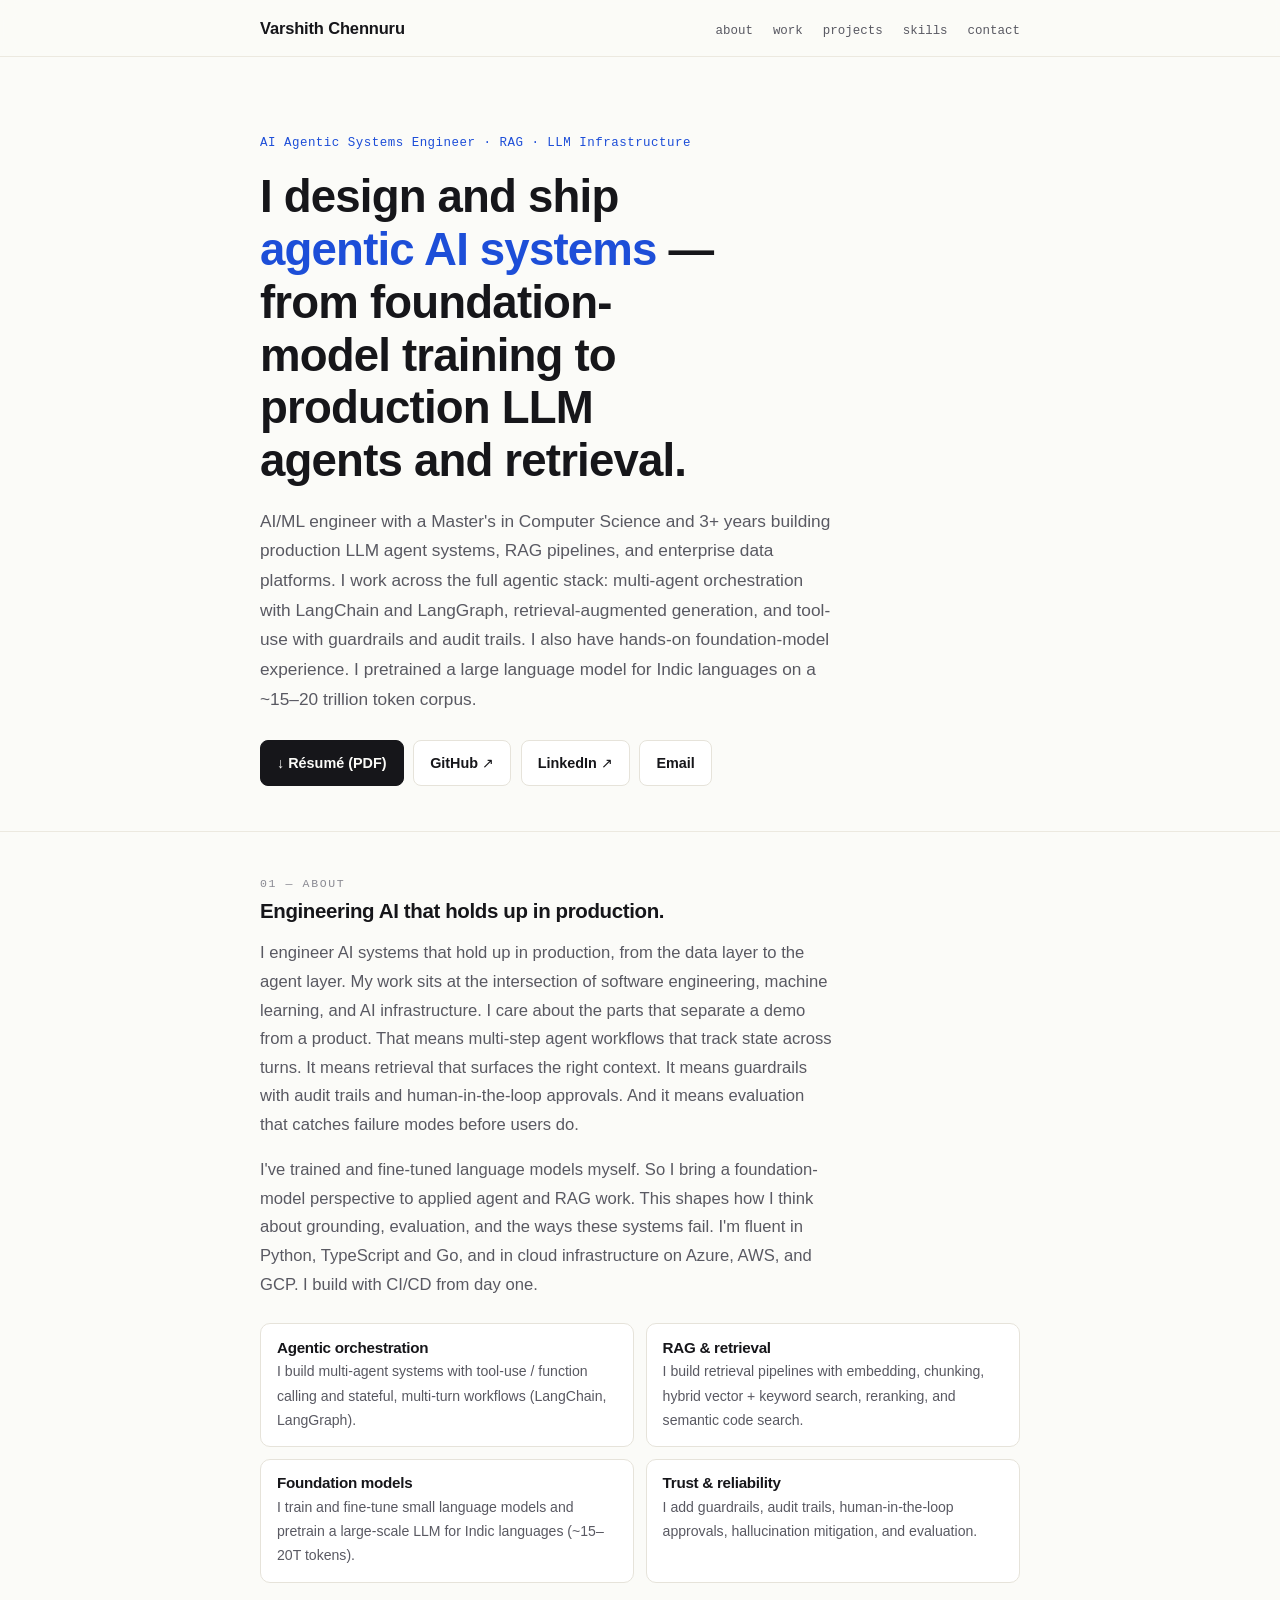
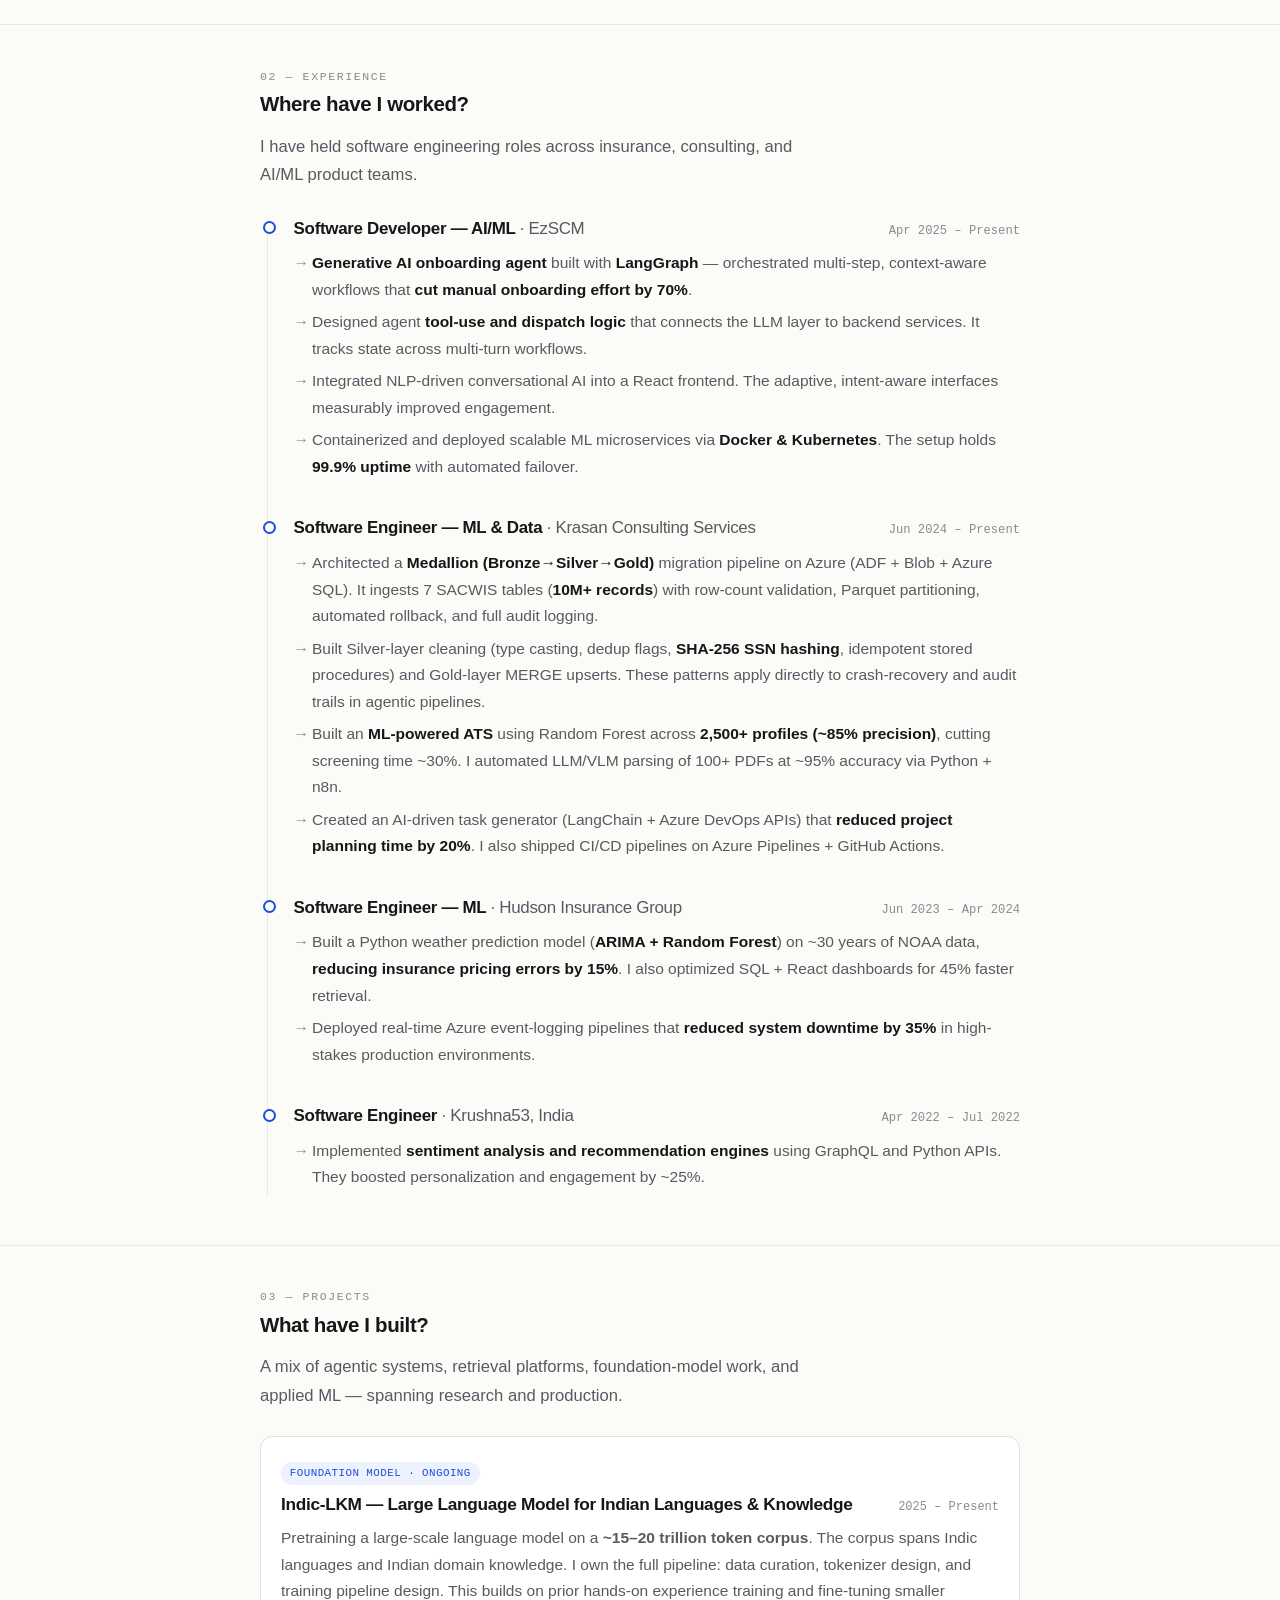
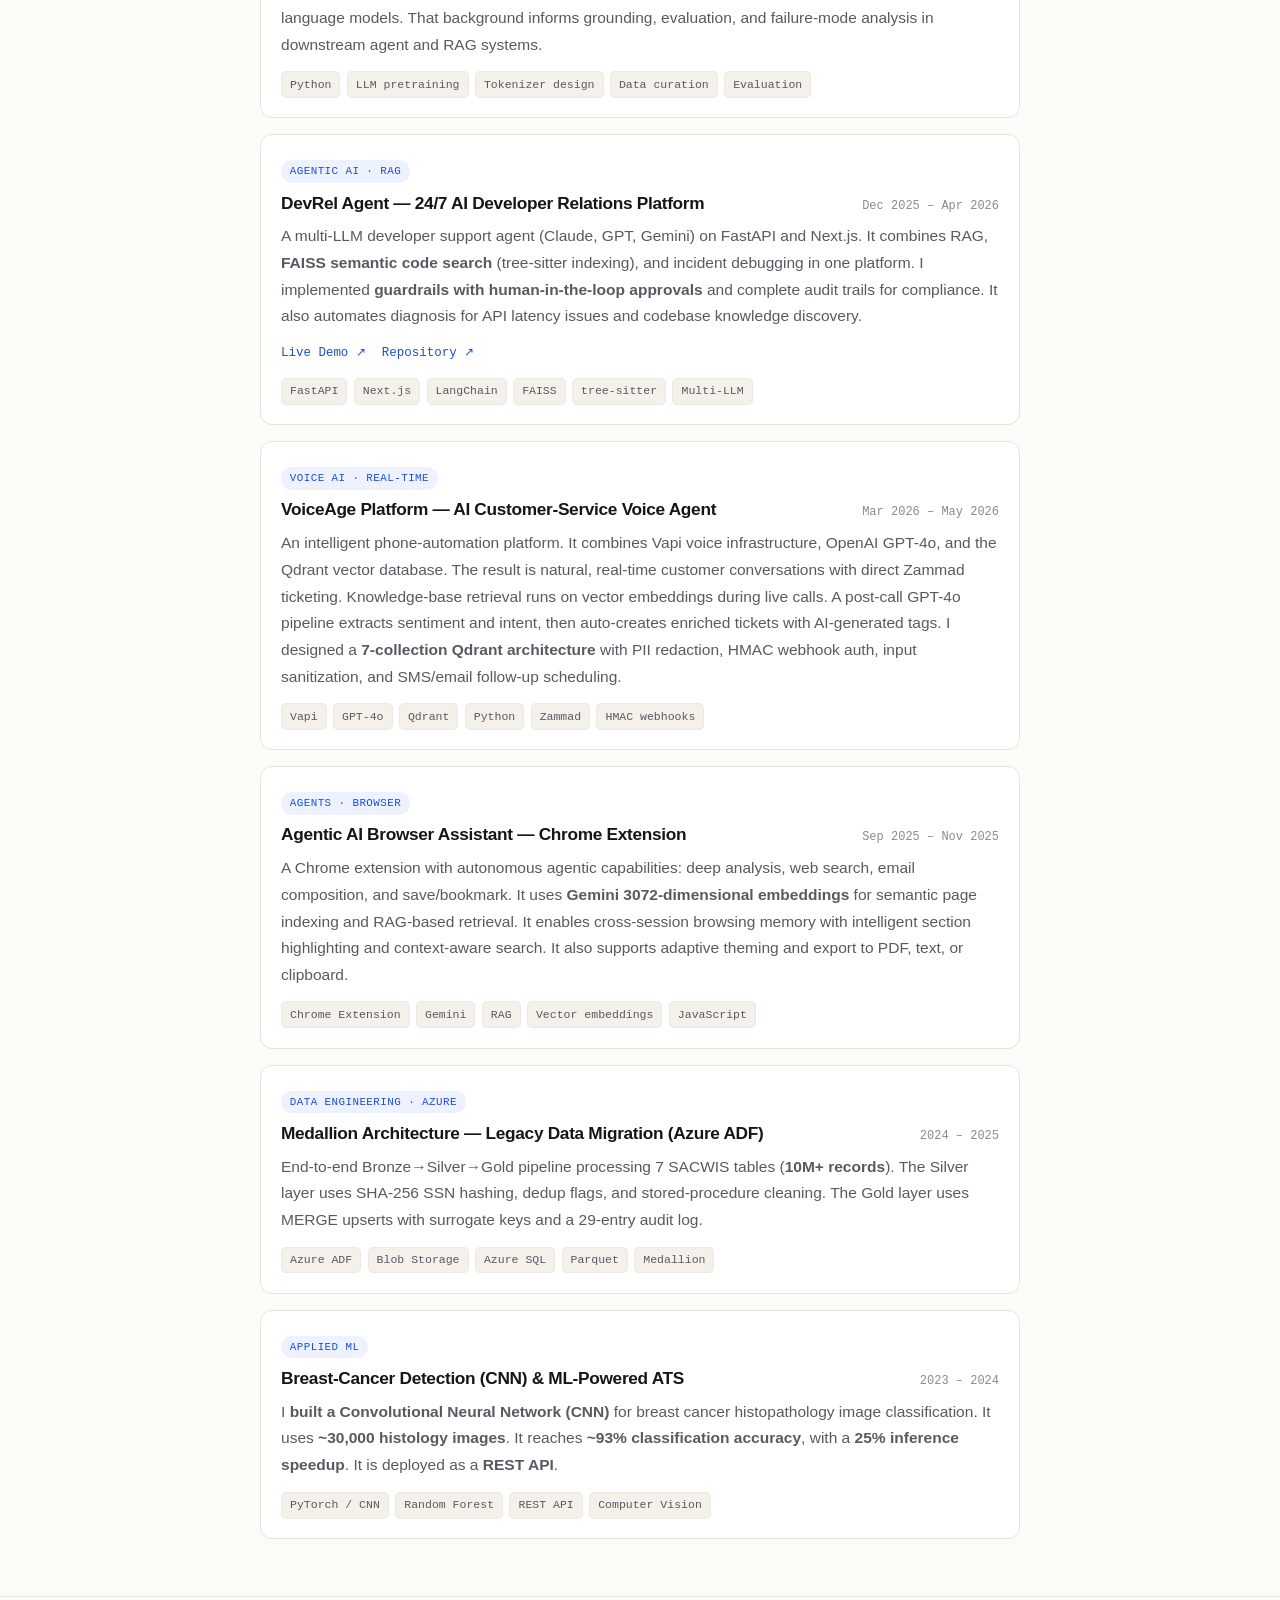
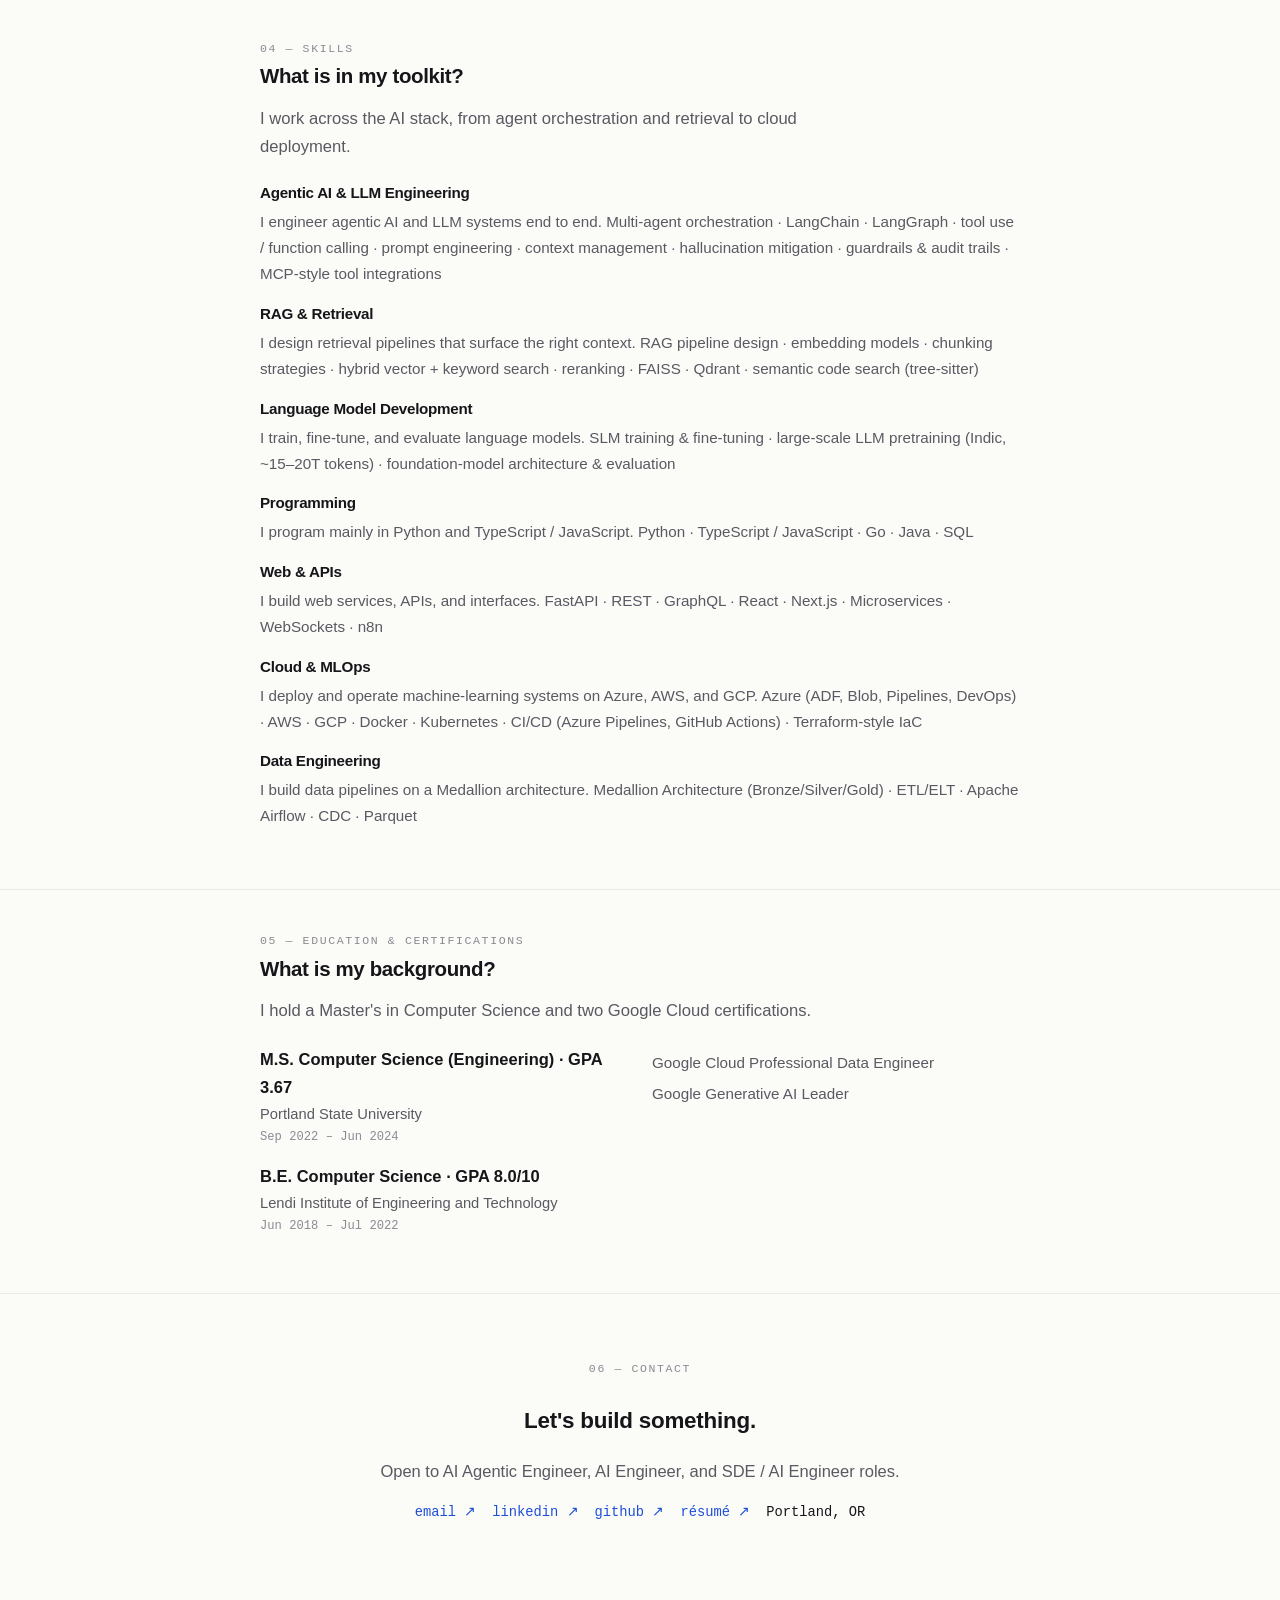
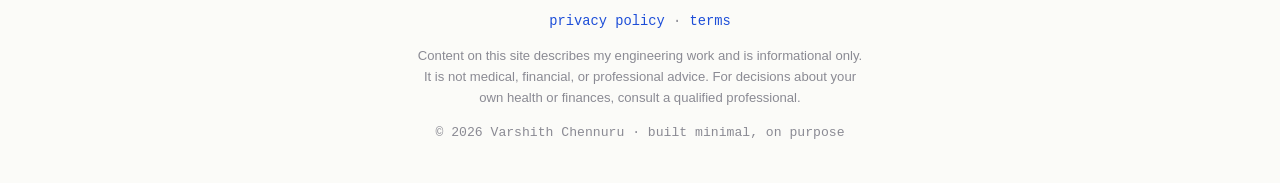
<file: index.html>
<!DOCTYPE html>
<html lang="en">
  <head>
    <meta charset="UTF-8" />
    <meta name="viewport" content="width=device-width, initial-scale=1.0" />
    <meta
      name="description"
      content="Varshith Chennuru — AI Agentic Systems Engineer building production LLM agents, RAG pipelines, foundation models, and enterprise data platforms."
    />
    <meta name="author" content="Varshith Chennuru" />
    <meta property="og:title" content="Varshith Chennuru — AI Agentic Systems Engineer" />
    <meta
      property="og:description"
      content="Production LLM agents, RAG pipelines, foundation-model pretraining, and enterprise data platforms."
    />
    <meta property="og:type" content="website" />
    <meta property="og:url" content="https://varshithchennuru.dev/" />
    <meta name="twitter:card" content="summary_large_image" />
    <link rel="canonical" href="https://varshithchennuru.dev/" />
    <title>Varshith Chennuru — AI Agentic Systems Engineer</title>
    <link rel="icon" href="icon.svg" type="image/svg+xml" />
    <link rel="stylesheet" href="style.css" />
    <script type="application/ld+json">
      {
        "@context": "https://schema.org",
        "@graph": [
          {
            "@type": "WebSite",
            "@id": "https://varshithchennuru.dev/#website",
            "url": "https://varshithchennuru.dev/",
            "name": "Varshith Chennuru — AI Agentic Systems Engineer",
            "inLanguage": "en"
          },
          {
            "@type": "Person",
            "@id": "https://varshithchennuru.dev/#person",
            "name": "Varshith Chennuru",
            "url": "https://varshithchennuru.dev/",
            "mainEntityOfPage": "https://varshithchennuru.dev/",
            "jobTitle": "AI Agentic Systems Engineer",
            "description": "AI/ML engineer building production LLM agents, RAG pipelines, foundation models and enterprise data platforms.",
            "image": "https://varshithchennuru.dev/icon.svg",
            "logo": "https://varshithchennuru.dev/icon.svg",
            "email": "mailto:chennuruvarshith19@gmail.com",
            "knowsLanguage": "en",
            "address": {
              "@type": "PostalAddress",
              "addressLocality": "Portland",
              "addressRegion": "OR",
              "addressCountry": "US"
            },
            "alumniOf": [
              { "@type": "CollegeOrUniversity", "name": "Portland State University" },
              { "@type": "CollegeOrUniversity", "name": "Lendi Institute of Engineering and Technology" }
            ],
            "knowsAbout": [
              "Agentic AI",
              "Large language model agents",
              "Retrieval-augmented generation",
              "LLM pretraining",
              "Machine learning engineering",
              "MLOps"
            ],
            "hasCredential": [
              {
                "@type": "EducationalOccupationalCredential",
                "name": "Google Cloud Professional Data Engineer"
              },
              {
                "@type": "EducationalOccupationalCredential",
                "name": "Google Generative AI Leader"
              }
            ],
            "sameAs": [
              "https://github.com/varshith2000",
              "https://www.linkedin.com/in/varshith-chennuru/"
            ]
          }
        ]
      }
    </script>
  </head>
  <body>
    <a class="skip-link" href="#home">Skip to content</a>

    <header class="site-header">
      <div class="container nav-wrap">
        <a class="brand" href="#home">Varshith Chennuru</a>
        <nav aria-label="Primary navigation">
          <ul class="nav-links">
            <li><a href="#about">about</a></li>
            <li><a href="#work">work</a></li>
            <li><a href="#projects">projects</a></li>
            <li><a href="#skills">skills</a></li>
            <li><a href="#contact">contact</a></li>
          </ul>
        </nav>
      </div>
    </header>

    <main id="home">
      <!-- ============== HERO ============== -->
      <section class="hero">
        <div class="container">
          <p class="eyebrow">AI Agentic Systems Engineer · RAG · LLM Infrastructure</p>
          <h1>
            I design and ship <span class="accent">agentic AI systems</span> —
            from foundation-model training to production LLM agents and retrieval.
          </h1>
          <p class="hero-summary">
            AI/ML engineer with a Master's in Computer Science and 3+ years building
            production LLM agent systems, RAG pipelines, and enterprise data platforms.
            I work across the full agentic stack: multi-agent orchestration with
            LangChain and LangGraph, retrieval-augmented generation, and tool-use with
            guardrails and audit trails. I also have hands-on foundation-model experience.
            I pretrained a large language model for Indic languages on a ~15–20 trillion
            token corpus.
          </p>
          <div class="hero-actions">
            <a class="button primary" href="resume.pdf" download>↓ Résumé (PDF)</a>
            <a class="button" href="https://github.com/varshith2000" target="_blank" rel="noreferrer">GitHub ↗</a>
            <a class="button" href="https://www.linkedin.com/in/varshith-chennuru/" target="_blank" rel="noreferrer">LinkedIn ↗</a>
            <a class="button" href="mailto:chennuruvarshith19@gmail.com">Email</a>
          </div>
        </div>
      </section>

      <!-- ============== ABOUT ============== -->
      <section id="about" class="section">
        <div class="container">
          <p class="section-label">01 — About</p>
          <h2>Engineering AI that holds up in production.</h2>
          <p class="lede">
            I engineer AI systems that hold up in production, from the data layer to the
            agent layer. My work sits at the intersection of software engineering, machine
            learning, and AI infrastructure. I care about the parts that separate a demo
            from a product. That means multi-step agent workflows that track state across
            turns. It means retrieval that surfaces the right context. It means guardrails
            with audit trails and human-in-the-loop approvals. And it means evaluation
            that catches failure modes before users do.
          </p>
          <p class="lede">
            I've trained and fine-tuned language models myself. So I bring a
            foundation-model perspective to applied agent and RAG work. This shapes how I
            think about grounding, evaluation, and the ways these systems fail. I'm fluent
            in Python, TypeScript and Go, and in cloud infrastructure on Azure, AWS, and
            GCP. I build with CI/CD from day one.
          </p>

          <div class="focus-grid">
            <div class="focus-item">
              <h3>Agentic orchestration</h3>
              <p>I build multi-agent systems with tool-use / function calling and stateful, multi-turn workflows (LangChain, LangGraph).</p>
            </div>
            <div class="focus-item">
              <h3>RAG &amp; retrieval</h3>
              <p>I build retrieval pipelines with embedding, chunking, hybrid vector + keyword search, reranking, and semantic code search.</p>
            </div>
            <div class="focus-item">
              <h3>Foundation models</h3>
              <p>I train and fine-tune small language models and pretrain a large-scale LLM for Indic languages (~15–20T tokens).</p>
            </div>
            <div class="focus-item">
              <h3>Trust &amp; reliability</h3>
              <p>I add guardrails, audit trails, human-in-the-loop approvals, hallucination mitigation, and evaluation.</p>
            </div>
          </div>
        </div>
      </section>

      <!-- ============== EXPERIENCE ============== -->
      <section id="work" class="section">
        <div class="container">
          <p class="section-label">02 — Experience</p>
          <h2>Where have I worked?</h2>
          <p class="lede" style="margin-bottom: 1.4rem">
            I have held software engineering roles across insurance, consulting, and
            AI/ML product teams.
          </p>

          <div class="timeline">
            <article class="tl-item">
              <div class="tl-head">
                <h3>Software Developer — AI/ML <span class="org">· EzSCM</span></h3>
                <span class="tl-date">Apr 2025 – Present</span>
              </div>
              <ul class="tl-bullets">
                <li><b>Generative AI onboarding agent</b> built with <b>LangGraph</b> — orchestrated multi-step, context-aware workflows that <b>cut manual onboarding effort by 70%</b>.</li>
                <li>Designed agent <b>tool-use and dispatch logic</b> that connects the LLM layer to backend services. It tracks state across multi-turn workflows.</li>
                <li>Integrated NLP-driven conversational AI into a React frontend. The adaptive, intent-aware interfaces measurably improved engagement.</li>
                <li>Containerized and deployed scalable ML microservices via <b>Docker &amp; Kubernetes</b>. The setup holds <b>99.9% uptime</b> with automated failover.</li>
              </ul>
            </article>

            <article class="tl-item">
              <div class="tl-head">
                <h3>Software Engineer — ML &amp; Data <span class="org">· Krasan Consulting Services</span></h3>
                <span class="tl-date">Jun 2024 – Present</span>
              </div>
              <ul class="tl-bullets">
                <li>Architected a <b>Medallion (Bronze→Silver→Gold)</b> migration pipeline on Azure (ADF + Blob + Azure SQL). It ingests 7 SACWIS tables (<b>10M+ records</b>) with row-count validation, Parquet partitioning, automated rollback, and full audit logging.</li>
                <li>Built Silver-layer cleaning (type casting, dedup flags, <b>SHA-256 SSN hashing</b>, idempotent stored procedures) and Gold-layer MERGE upserts. These patterns apply directly to crash-recovery and audit trails in agentic pipelines.</li>
                <li>Built an <b>ML-powered ATS</b> using Random Forest across <b>2,500+ profiles (~85% precision)</b>, cutting screening time ~30%. I automated LLM/VLM parsing of 100+ PDFs at ~95% accuracy via Python + n8n.</li>
                <li>Created an AI-driven task generator (LangChain + Azure DevOps APIs) that <b>reduced project planning time by 20%</b>. I also shipped CI/CD pipelines on Azure Pipelines + GitHub Actions.</li>
              </ul>
            </article>

            <article class="tl-item">
              <div class="tl-head">
                <h3>Software Engineer — ML <span class="org">· Hudson Insurance Group</span></h3>
                <span class="tl-date">Jun 2023 – Apr 2024</span>
              </div>
              <ul class="tl-bullets">
                <li>Built a Python weather prediction model (<b>ARIMA + Random Forest</b>) on ~30 years of NOAA data, <b>reducing insurance pricing errors by 15%</b>. I also optimized SQL + React dashboards for 45% faster retrieval.</li>
                <li>Deployed real-time Azure event-logging pipelines that <b>reduced system downtime by 35%</b> in high-stakes production environments.</li>
              </ul>
            </article>

            <article class="tl-item">
              <div class="tl-head">
                <h3>Software Engineer <span class="org">· Krushna53, India</span></h3>
                <span class="tl-date">Apr 2022 – Jul 2022</span>
              </div>
              <ul class="tl-bullets">
                <li>Implemented <b>sentiment analysis and recommendation engines</b> using GraphQL and Python APIs. They boosted personalization and engagement by ~25%.</li>
              </ul>
            </article>
          </div>
        </div>
      </section>

      <!-- ============== PROJECTS ============== -->
      <section id="projects" class="section">
        <div class="container">
          <p class="section-label">03 — Projects</p>
          <h2>What have I built?</h2>
          <p class="lede" style="margin-bottom: 1.6rem">
            A mix of agentic systems, retrieval platforms, foundation-model work, and
            applied ML — spanning research and production.
          </p>

          <article class="proj-card">
            <span class="proj-tag">Foundation Model · Ongoing</span>
            <div class="proj-head">
              <h3>Indic-LKM — Large Language Model for Indian Languages &amp; Knowledge</h3>
              <span class="proj-date">2025 – Present</span>
            </div>
            <p class="proj-desc">
              Pretraining a large-scale language model on a <b>~15–20 trillion token corpus</b>.
              The corpus spans Indic languages and Indian domain knowledge. I own the full
              pipeline: data curation, tokenizer design, and training pipeline design. This
              builds on prior hands-on experience training and fine-tuning smaller language
              models. That background informs grounding, evaluation, and failure-mode
              analysis in downstream agent and RAG systems.
            </p>
            <div class="stack">
              <span>Python</span><span>LLM pretraining</span><span>Tokenizer design</span><span>Data curation</span><span>Evaluation</span>
            </div>
          </article>

          <article class="proj-card">
            <span class="proj-tag">Agentic AI · RAG</span>
            <div class="proj-head">
              <h3>DevRel Agent — 24/7 AI Developer Relations Platform</h3>
              <span class="proj-date">Dec 2025 – Apr 2026</span>
            </div>
            <p class="proj-desc">
              A multi-LLM developer support agent (Claude, GPT, Gemini) on FastAPI and Next.js.
              It combines RAG, <b>FAISS semantic code search</b> (tree-sitter indexing), and
              incident debugging in one platform. I implemented <b>guardrails with
              human-in-the-loop approvals</b> and complete audit trails for compliance. It
              also automates diagnosis for API latency issues and codebase knowledge discovery.
            </p>
            <div class="proj-links" aria-label="DevRel Agent links">
              <a href="https://varshithchennuru.dev/DevRelAgent-independent/" target="_blank" rel="noopener noreferrer">Live Demo ↗</a>
              <a href="https://github.com/varshith2000/DevRelAgent-independent" target="_blank" rel="noopener noreferrer">Repository ↗</a>
            </div>
            <div class="stack">
              <span>FastAPI</span><span>Next.js</span><span>LangChain</span><span>FAISS</span><span>tree-sitter</span><span>Multi-LLM</span>
            </div>
          </article>

          <article class="proj-card">
            <span class="proj-tag">Voice AI · Real-time</span>
            <div class="proj-head">
              <h3>VoiceAge Platform — AI Customer-Service Voice Agent</h3>
              <span class="proj-date">Mar 2026 – May 2026</span>
            </div>
            <p class="proj-desc">
              An intelligent phone-automation platform. It combines Vapi voice
              infrastructure, OpenAI GPT-4o, and the Qdrant vector database. The result is
              natural, real-time customer conversations with direct Zammad ticketing.
              Knowledge-base retrieval runs on vector embeddings during live calls. A
              post-call GPT-4o pipeline extracts sentiment and intent, then auto-creates
              enriched tickets with AI-generated tags. I designed a
              <b>7-collection Qdrant architecture</b> with PII redaction, HMAC webhook auth,
              input sanitization, and SMS/email follow-up scheduling.
            </p>
            <div class="stack">
              <span>Vapi</span><span>GPT-4o</span><span>Qdrant</span><span>Python</span><span>Zammad</span><span>HMAC webhooks</span>
            </div>
          </article>

          <article class="proj-card">
            <span class="proj-tag">Agents · Browser</span>
            <div class="proj-head">
              <h3>Agentic AI Browser Assistant — Chrome Extension</h3>
              <span class="proj-date">Sep 2025 – Nov 2025</span>
            </div>
            <p class="proj-desc">
              A Chrome extension with autonomous agentic capabilities: deep analysis, web
              search, email composition, and save/bookmark. It uses <b>Gemini 3072-dimensional
              embeddings</b> for semantic page indexing and RAG-based retrieval. It enables
              cross-session browsing memory with intelligent section highlighting and
              context-aware search. It also supports adaptive theming and export to PDF,
              text, or clipboard.
            </p>
            <div class="stack">
              <span>Chrome Extension</span><span>Gemini</span><span>RAG</span><span>Vector embeddings</span><span>JavaScript</span>
            </div>
          </article>

          <article class="proj-card">
            <span class="proj-tag">Data Engineering · Azure</span>
            <div class="proj-head">
              <h3>Medallion Architecture — Legacy Data Migration (Azure ADF)</h3>
              <span class="proj-date">2024 – 2025</span>
            </div>
            <p class="proj-desc">
              End-to-end Bronze→Silver→Gold pipeline processing 7 SACWIS tables
              (<b>10M+ records</b>). The Silver layer uses SHA-256 SSN hashing, dedup flags,
              and stored-procedure cleaning. The Gold layer uses MERGE upserts with
              surrogate keys and a 29-entry audit log.
            </p>
            <div class="stack">
              <span>Azure ADF</span><span>Blob Storage</span><span>Azure SQL</span><span>Parquet</span><span>Medallion</span>
            </div>
          </article>

          <article class="proj-card">
            <span class="proj-tag">Applied ML</span>
            <div class="proj-head">
              <h3>Breast-Cancer Detection (CNN) &amp; ML-Powered ATS</h3>
              <span class="proj-date">2023 – 2024</span>
            </div>
            <p class="proj-desc">
              I <b>built a Convolutional Neural Network (CNN)</b> for breast cancer
              histopathology image classification. It uses <b>~30,000 histology images</b>. It
              reaches <b>~93% classification accuracy</b>, with a <b>25% inference speedup</b>.
              It is deployed as a <b>REST API</b>.
            </p>
            <div class="stack">
              <span>PyTorch / CNN</span><span>Random Forest</span><span>REST API</span><span>Computer Vision</span>
            </div>
          </article>
        </div>
      </section>

      <!-- ============== SKILLS ============== -->
      <section id="skills" class="section">
        <div class="container">
          <p class="section-label">04 — Skills</p>
          <h2>What is in my toolkit?</h2>
          <p class="lede" style="margin-bottom: 1.4rem">
            I work across the AI stack, from agent orchestration and retrieval to cloud
            deployment.
          </p>

          <div class="skill-group">
            <h3>Agentic AI &amp; LLM Engineering</h3>
            <p>I engineer agentic AI and LLM systems end to end. Multi-agent orchestration · LangChain · LangGraph · tool use / function calling · prompt engineering · context management · hallucination mitigation · guardrails &amp; audit trails · MCP-style tool integrations</p>
          </div>
          <div class="skill-group">
            <h3>RAG &amp; Retrieval</h3>
            <p>I design retrieval pipelines that surface the right context. RAG pipeline design · embedding models · chunking strategies · hybrid vector + keyword search · reranking · FAISS · Qdrant · semantic code search (tree-sitter)</p>
          </div>
          <div class="skill-group">
            <h3>Language Model Development</h3>
            <p>I train, fine-tune, and evaluate language models. SLM training &amp; fine-tuning · large-scale LLM pretraining (Indic, ~15–20T tokens) · foundation-model architecture &amp; evaluation</p>
          </div>
          <div class="skill-group">
            <h3>Programming</h3>
            <p>I program mainly in Python and TypeScript / JavaScript. Python · TypeScript / JavaScript · Go · Java · SQL</p>
          </div>
          <div class="skill-group">
            <h3>Web &amp; APIs</h3>
            <p>I build web services, APIs, and interfaces. FastAPI · REST · GraphQL · React · Next.js · Microservices · WebSockets · n8n</p>
          </div>
          <div class="skill-group">
            <h3>Cloud &amp; MLOps</h3>
            <p>I deploy and operate machine-learning systems on Azure, AWS, and GCP. Azure (ADF, Blob, Pipelines, DevOps) · AWS · GCP · Docker · Kubernetes · CI/CD (Azure Pipelines, GitHub Actions) · Terraform-style IaC</p>
          </div>
          <div class="skill-group">
            <h3>Data Engineering</h3>
            <p>I build data pipelines on a Medallion architecture. Medallion Architecture (Bronze/Silver/Gold) · ETL/ELT · Apache Airflow · CDC · Parquet</p>
          </div>
        </div>
      </section>

      <!-- ============== EDUCATION ============== -->
      <section class="section">
        <div class="container">
          <p class="section-label">05 — Education &amp; Certifications</p>
          <h2>What is my background?</h2>
          <p class="lede" style="margin-bottom: 1.2rem">
            I hold a Master's in Computer Science and two Google Cloud certifications.
          </p>
          <div class="split">
            <div>
              <div class="edu-item">
                <div class="deg">M.S. Computer Science (Engineering) · GPA 3.67</div>
                <div class="school">Portland State University</div>
                <div class="when">Sep 2022 – Jun 2024</div>
              </div>
              <div class="edu-item">
                <div class="deg">B.E. Computer Science · GPA 8.0/10</div>
                <div class="school">Lendi Institute of Engineering and Technology</div>
                <div class="when">Jun 2018 – Jul 2022</div>
              </div>
            </div>
            <div>
              <ul class="cert-list">
                <li>Google Cloud Professional Data Engineer</li>
                <li>Google Generative AI Leader</li>
              </ul>
            </div>
          </div>
        </div>
      </section>

      <!-- ============== CONTACT ============== -->
      <section id="contact" class="section">
        <div class="container contact-box">
          <p class="section-label">06 — Contact</p>
          <p class="big">Let's build something.</p>
          <p style="color: var(--muted)">
            Open to AI Agentic Engineer, AI Engineer, and SDE / AI Engineer roles.
          </p>
          <div class="contact-links">
            <a href="mailto:chennuruvarshith19@gmail.com">email ↗</a>
            <a href="https://www.linkedin.com/in/varshith-chennuru/" target="_blank" rel="noreferrer">linkedin ↗</a>
            <a href="https://github.com/varshith2000" target="_blank" rel="noreferrer">github ↗</a>
            <a href="resume.pdf" download>résumé ↗</a>
            <span>Portland, OR</span>
          </div>
        </div>
      </section>
    </main>

    <footer class="site-footer">
      <div class="container">
        <p class="footer-links">
          <a href="privacy.html">privacy policy</a> · <a href="terms.html">terms</a>
        </p>
        <p class="footer-disclaimer">
          Content on this site describes my engineering work and is informational only.
          It is not medical, financial, or professional advice. For decisions about your
          own health or finances, consult a qualified professional.
        </p>
        <p class="footer-copy">© 2026 Varshith Chennuru · built minimal, on purpose</p>
      </div>
    </footer>
  </body>
</html>
</file>
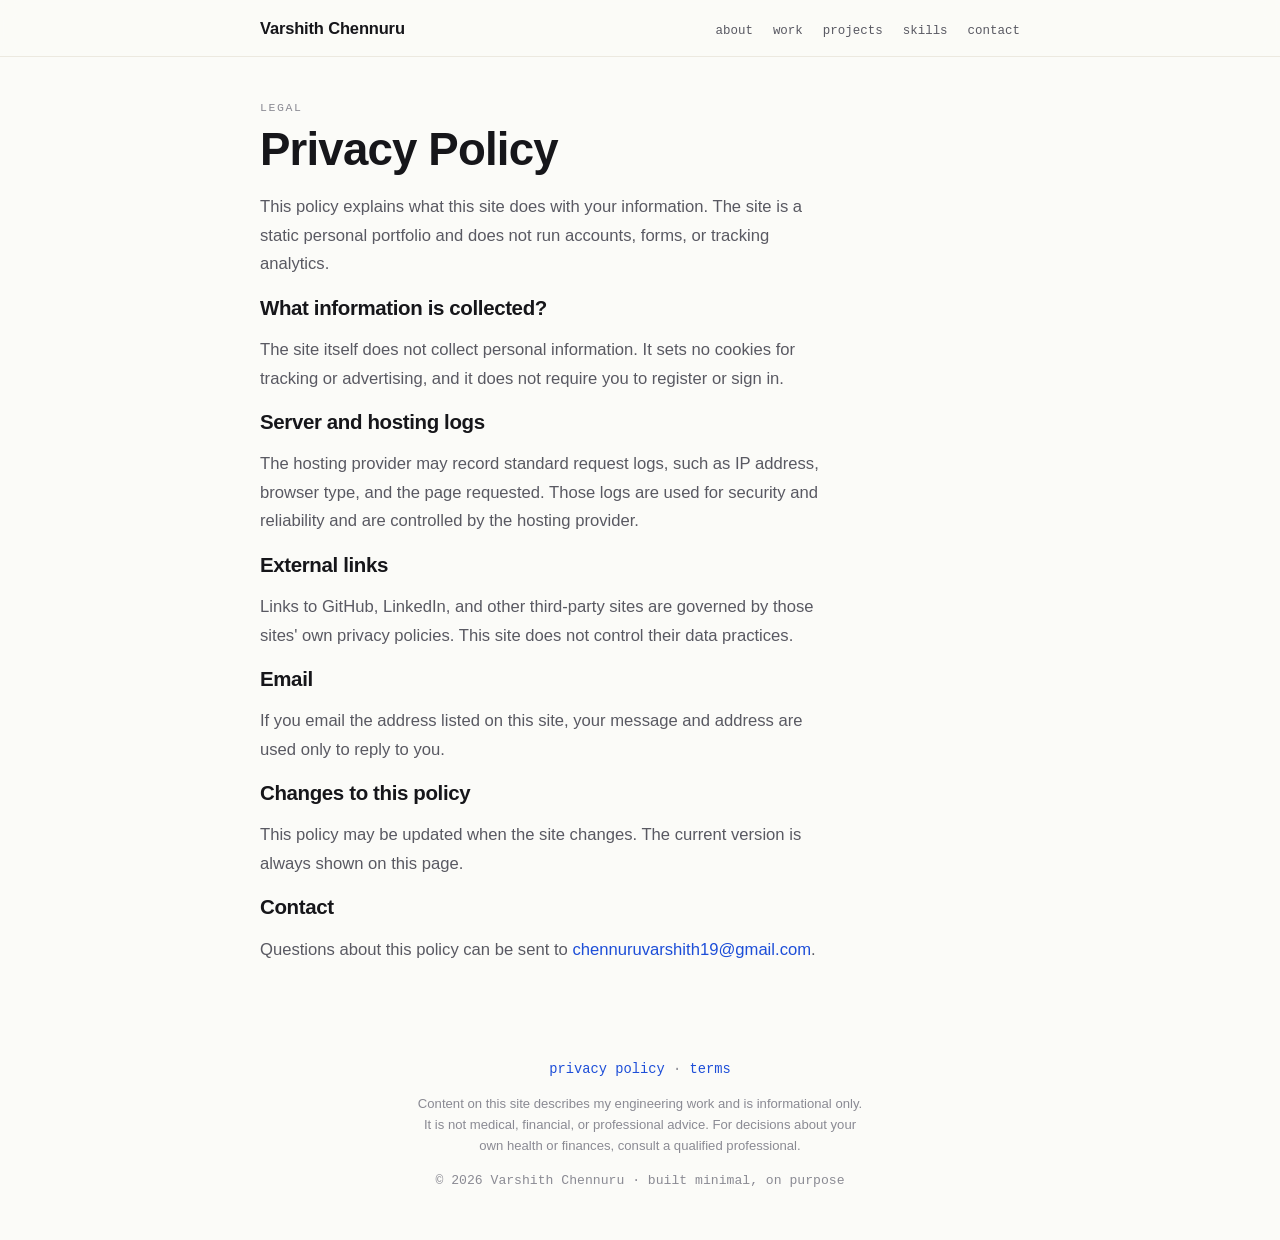
<file: privacy.html>
<!DOCTYPE html>
<html lang="en">
  <head>
    <meta charset="UTF-8" />
    <meta name="viewport" content="width=device-width, initial-scale=1.0" />
    <meta name="description" content="Privacy policy for varshithchennuru.dev, the personal portfolio of Varshith Chennuru." />
    <meta name="author" content="Varshith Chennuru" />
    <link rel="canonical" href="https://varshithchennuru.dev/privacy.html" />
    <link rel="icon" href="icon.svg" type="image/svg+xml" />
    <title>Privacy Policy — Varshith Chennuru</title>
    <link rel="stylesheet" href="style.css" />
  </head>
  <body>
    <a class="skip-link" href="#content">Skip to content</a>

    <header class="site-header">
      <div class="container nav-wrap">
        <a class="brand" href="index.html">Varshith Chennuru</a>
        <nav aria-label="Primary navigation">
          <ul class="nav-links">
            <li><a href="index.html#about">about</a></li>
            <li><a href="index.html#work">work</a></li>
            <li><a href="index.html#projects">projects</a></li>
            <li><a href="index.html#skills">skills</a></li>
            <li><a href="index.html#contact">contact</a></li>
          </ul>
        </nav>
      </div>
    </header>

    <main id="content">
      <section class="section">
        <div class="container">
          <p class="section-label">Legal</p>
          <h1>Privacy Policy</h1>
          <p class="lede">
            This policy explains what this site does with your information. The site is a
            static personal portfolio and does not run accounts, forms, or tracking
            analytics.
          </p>

          <h2>What information is collected?</h2>
          <p class="lede">
            The site itself does not collect personal information. It sets no cookies for
            tracking or advertising, and it does not require you to register or sign in.
          </p>

          <h2>Server and hosting logs</h2>
          <p class="lede">
            The hosting provider may record standard request logs, such as IP address,
            browser type, and the page requested. Those logs are used for security and
            reliability and are controlled by the hosting provider.
          </p>

          <h2>External links</h2>
          <p class="lede">
            Links to GitHub, LinkedIn, and other third-party sites are governed by those
            sites' own privacy policies. This site does not control their data practices.
          </p>

          <h2>Email</h2>
          <p class="lede">
            If you email the address listed on this site, your message and address are used
            only to reply to you.
          </p>

          <h2>Changes to this policy</h2>
          <p class="lede">
            This policy may be updated when the site changes. The current version is always
            shown on this page.
          </p>

          <h2>Contact</h2>
          <p class="lede">
            Questions about this policy can be sent to
            <a href="mailto:chennuruvarshith19@gmail.com">chennuruvarshith19@gmail.com</a>.
          </p>
        </div>
      </section>
    </main>

    <footer class="site-footer">
      <div class="container">
        <p class="footer-links">
          <a href="privacy.html">privacy policy</a> · <a href="terms.html">terms</a>
        </p>
        <p class="footer-disclaimer">
          Content on this site describes my engineering work and is informational only.
          It is not medical, financial, or professional advice. For decisions about your
          own health or finances, consult a qualified professional.
        </p>
        <p class="footer-copy">© 2026 Varshith Chennuru · built minimal, on purpose</p>
      </div>
    </footer>
  </body>
</html>
</file>
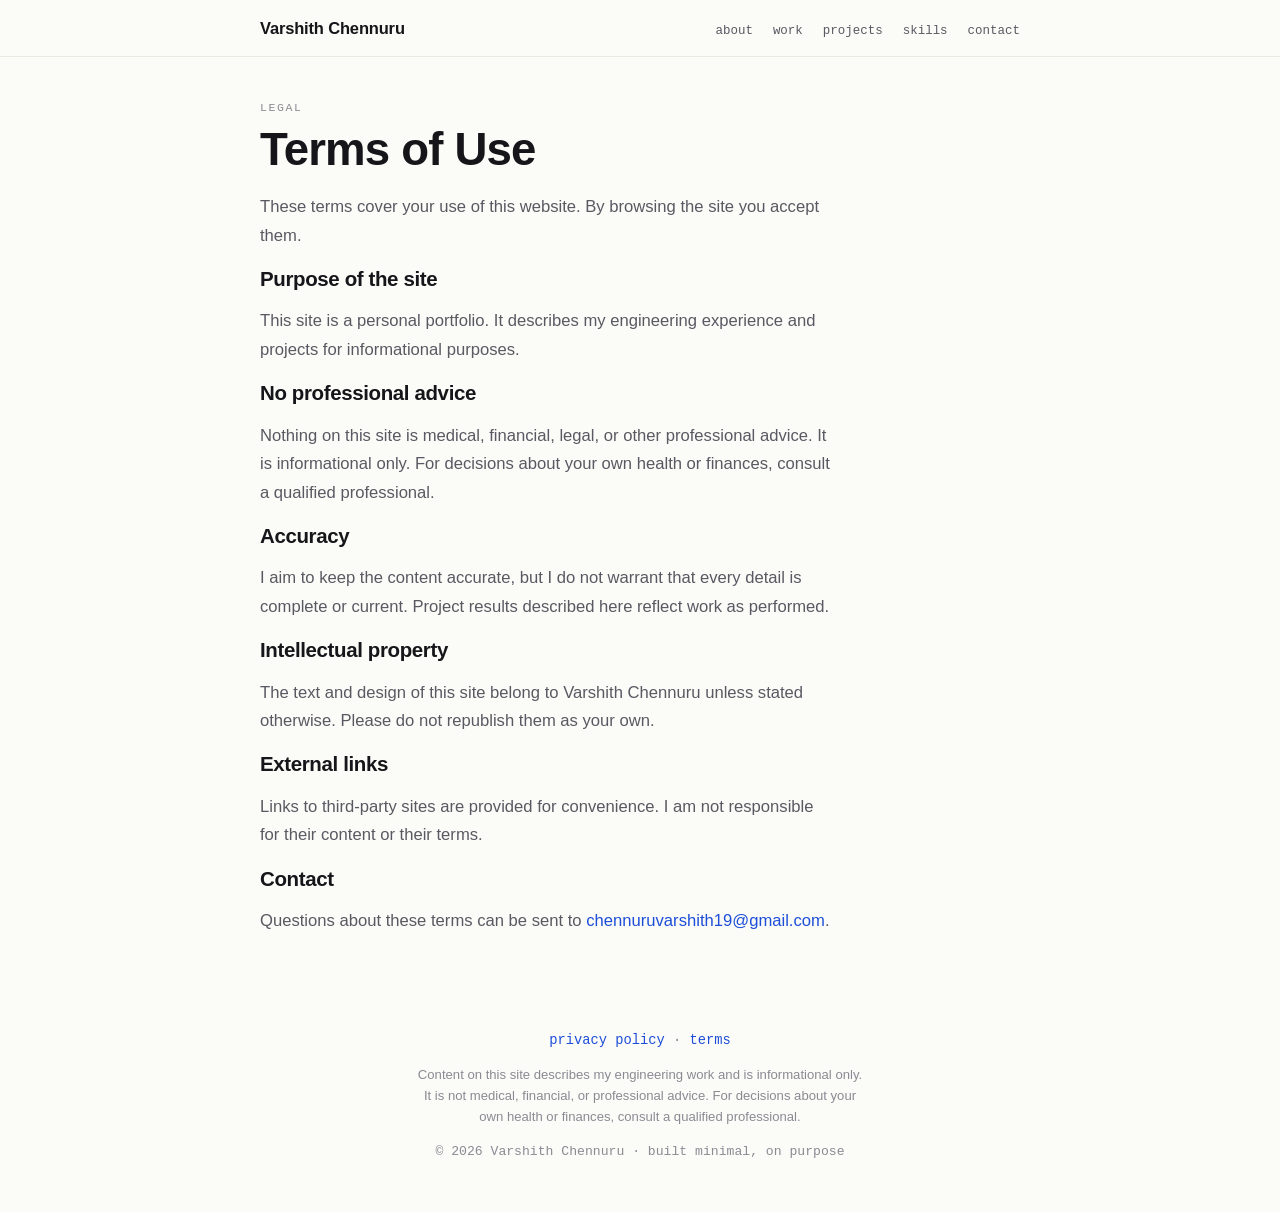
<file: terms.html>
<!DOCTYPE html>
<html lang="en">
  <head>
    <meta charset="UTF-8" />
    <meta name="viewport" content="width=device-width, initial-scale=1.0" />
    <meta name="description" content="Terms of use for varshithchennuru.dev, the personal portfolio of Varshith Chennuru." />
    <meta name="author" content="Varshith Chennuru" />
    <link rel="canonical" href="https://varshithchennuru.dev/terms.html" />
    <link rel="icon" href="icon.svg" type="image/svg+xml" />
    <title>Terms of Use — Varshith Chennuru</title>
    <link rel="stylesheet" href="style.css" />
  </head>
  <body>
    <a class="skip-link" href="#content">Skip to content</a>

    <header class="site-header">
      <div class="container nav-wrap">
        <a class="brand" href="index.html">Varshith Chennuru</a>
        <nav aria-label="Primary navigation">
          <ul class="nav-links">
            <li><a href="index.html#about">about</a></li>
            <li><a href="index.html#work">work</a></li>
            <li><a href="index.html#projects">projects</a></li>
            <li><a href="index.html#skills">skills</a></li>
            <li><a href="index.html#contact">contact</a></li>
          </ul>
        </nav>
      </div>
    </header>

    <main id="content">
      <section class="section">
        <div class="container">
          <p class="section-label">Legal</p>
          <h1>Terms of Use</h1>
          <p class="lede">
            These terms cover your use of this website. By browsing the site you accept
            them.
          </p>

          <h2>Purpose of the site</h2>
          <p class="lede">
            This site is a personal portfolio. It describes my engineering experience and
            projects for informational purposes.
          </p>

          <h2>No professional advice</h2>
          <p class="lede">
            Nothing on this site is medical, financial, legal, or other professional advice.
            It is informational only. For decisions about your own health or finances,
            consult a qualified professional.
          </p>

          <h2>Accuracy</h2>
          <p class="lede">
            I aim to keep the content accurate, but I do not warrant that every detail is
            complete or current. Project results described here reflect work as performed.
          </p>

          <h2>Intellectual property</h2>
          <p class="lede">
            The text and design of this site belong to Varshith Chennuru unless stated
            otherwise. Please do not republish them as your own.
          </p>

          <h2>External links</h2>
          <p class="lede">
            Links to third-party sites are provided for convenience. I am not responsible
            for their content or their terms.
          </p>

          <h2>Contact</h2>
          <p class="lede">
            Questions about these terms can be sent to
            <a href="mailto:chennuruvarshith19@gmail.com">chennuruvarshith19@gmail.com</a>.
          </p>
        </div>
      </section>
    </main>

    <footer class="site-footer">
      <div class="container">
        <p class="footer-links">
          <a href="privacy.html">privacy policy</a> · <a href="terms.html">terms</a>
        </p>
        <p class="footer-disclaimer">
          Content on this site describes my engineering work and is informational only.
          It is not medical, financial, or professional advice. For decisions about your
          own health or finances, consult a qualified professional.
        </p>
        <p class="footer-copy">© 2026 Varshith Chennuru · built minimal, on purpose</p>
      </div>
    </footer>
  </body>
</html>
</file>
<file: style.css>
/* =========================================================
   Varshith Chennuru — portfolio
   Minimal, monochrome, academic. Monospace meta accents.
   ========================================================= */

:root {
  --bg: #fbfbf8;
  --surface: #ffffff;
  --text: #16161a;
  --muted: #595962;
  --faint: #8a8a93;
  --border: #e6e3da;
  --rule: #ece9e0;
  --accent: #1d4ed8;
  --accent-soft: #eef2ff;
  --code-bg: #f3f1ea;
  --maxw: 760px;
  --mono: ui-monospace, "SF Mono", "JetBrains Mono", "Cascadia Code",
    "Fira Code", Menlo, Consolas, monospace;
  --sans: -apple-system, BlinkMacSystemFont, "Segoe UI", Roboto, Helvetica,
    Arial, sans-serif;
}

@media (prefers-color-scheme: dark) {
  :root {
    --bg: #0e0e10;
    --surface: #17171a;
    --text: #ecece8;
    --muted: #a3a3ac;
    --faint: #6c6c75;
    --border: #26262b;
    --rule: #232328;
    --accent: #8ab0ff;
    --accent-soft: #1a2233;
    --code-bg: #1b1b1f;
  }
}

* {
  box-sizing: border-box;
}

html {
  scroll-behavior: smooth;
}

body {
  margin: 0;
  font-family: var(--sans);
  font-size: 16.5px;
  line-height: 1.72;
  background: var(--bg);
  color: var(--text);
  -webkit-font-smoothing: antialiased;
  text-rendering: optimizeLegibility;
}

a {
  color: var(--accent);
  text-decoration: none;
}
a:hover {
  text-decoration: underline;
  text-underline-offset: 3px;
}

::selection {
  background: var(--accent-soft);
}

a:focus-visible,
button:focus-visible {
  outline: 2px solid var(--accent);
  outline-offset: 3px;
  border-radius: 2px;
}

.container {
  width: min(100% - 2.5rem, var(--maxw));
  margin: 0 auto;
}

/* ---------- Header ---------- */
.site-header {
  position: sticky;
  top: 0;
  z-index: 20;
  background: color-mix(in srgb, var(--bg) 88%, transparent);
  backdrop-filter: saturate(160%) blur(10px);
  border-bottom: 1px solid var(--rule);
}
.nav-wrap {
  display: flex;
  justify-content: space-between;
  align-items: center;
  gap: 1rem;
  padding: 0.85rem 0;
}
.brand {
  font-weight: 650;
  letter-spacing: -0.01em;
  color: var(--text);
}
.nav-links {
  display: flex;
  gap: 1.25rem;
  list-style: none;
  margin: 0;
  padding: 0;
}
.nav-links a {
  font-family: var(--mono);
  font-size: 0.78rem;
  color: var(--muted);
}
.nav-links a:hover {
  color: var(--text);
  text-decoration: none;
}

/* ---------- Headings ---------- */
h1,
h2,
h3 {
  line-height: 1.16;
  letter-spacing: -0.018em;
  margin: 0;
  color: var(--text);
}
h1 {
  font-size: clamp(1.9rem, 4.4vw, 2.85rem);
  font-weight: 680;
}
h2 {
  font-size: 1.28rem;
  font-weight: 650;
  margin-bottom: 0.25rem;
}
h3 {
  font-size: 1.06rem;
  font-weight: 620;
}

.section-label {
  font-family: var(--mono);
  font-size: 0.72rem;
  letter-spacing: 0.14em;
  text-transform: uppercase;
  color: var(--faint);
  margin: 0 0 0.35rem;
}

/* ---------- Hero ---------- */
.hero {
  padding: 4.8rem 0 2.8rem;
  border-bottom: 1px solid var(--rule);
}
.hero .eyebrow {
  font-family: var(--mono);
  font-size: 0.78rem;
  letter-spacing: 0.04em;
  color: var(--accent);
  margin: 0 0 1rem;
}
.hero h1 {
  max-width: 18ch;
  margin-bottom: 1.15rem;
}
.hero h1 .accent {
  color: var(--accent);
}
.hero-summary {
  max-width: 60ch;
  font-size: 1.08rem;
  color: var(--muted);
  margin: 0 0 1.6rem;
}
.hero-actions {
  display: flex;
  flex-wrap: wrap;
  gap: 0.6rem;
  margin-top: 1.4rem;
}
.button {
  display: inline-flex;
  align-items: center;
  gap: 0.45rem;
  padding: 0.6rem 1rem;
  border: 1px solid var(--border);
  border-radius: 8px;
  font-size: 0.9rem;
  font-weight: 550;
  color: var(--text);
  background: var(--surface);
  transition: border-color 0.15s ease, transform 0.15s ease;
}
.button:hover {
  text-decoration: none;
  border-color: var(--accent);
}
.button.primary {
  background: var(--text);
  color: var(--bg);
  border-color: var(--text);
}
.button.primary:hover {
  opacity: 0.88;
}

/* ---------- Sections ---------- */
.section {
  padding: 2.6rem 0;
  border-bottom: 1px solid var(--rule);
}
.section:last-of-type {
  border-bottom: none;
}
.section-head {
  display: flex;
  align-items: baseline;
  justify-content: space-between;
  gap: 1rem;
  margin-bottom: 1.3rem;
}
.lede {
  font-size: 1.04rem;
  color: var(--muted);
  max-width: 62ch;
}
.lede + .lede {
  margin-top: 0.9rem;
}

/* ---------- About ---------- */
.focus-grid {
  display: grid;
  grid-template-columns: repeat(2, minmax(0, 1fr));
  gap: 0.7rem;
  margin-top: 1.5rem;
}
.focus-item {
  border: 1px solid var(--border);
  background: var(--surface);
  border-radius: 10px;
  padding: 0.9rem 1rem;
}
.focus-item h3 {
  margin: 0 0 0.2rem;
  font-size: 0.95rem;
  font-weight: 620;
}
.focus-item p {
  margin: 0;
  font-size: 0.88rem;
  color: var(--muted);
}

/* ---------- Timeline (experience) ---------- */
.timeline {
  position: relative;
  margin-top: 0.4rem;
}
.timeline::before {
  content: "";
  position: absolute;
  left: 7px;
  top: 6px;
  bottom: 6px;
  width: 1px;
  background: var(--rule);
}
.tl-item {
  position: relative;
  padding: 0.4rem 0 1.6rem 2.1rem;
}
.tl-item:last-child {
  padding-bottom: 0.4rem;
}
.tl-item::before {
  content: "";
  position: absolute;
  left: 3px;
  top: 9px;
  width: 9px;
  height: 9px;
  border-radius: 50%;
  background: var(--bg);
  border: 2px solid var(--accent);
}
.tl-head {
  display: flex;
  flex-wrap: wrap;
  align-items: baseline;
  justify-content: space-between;
  gap: 0.4rem 1rem;
}
.tl-head h3 {
  margin: 0;
}
.tl-head .org {
  color: var(--muted);
  font-weight: 500;
}
.tl-date {
  font-family: var(--mono);
  font-size: 0.76rem;
  color: var(--faint);
  white-space: nowrap;
}
.tl-bullets {
  margin: 0.55rem 0 0;
  padding: 0;
  list-style: none;
}
.tl-bullets li {
  position: relative;
  padding-left: 1.15rem;
  margin: 0.35rem 0;
  color: var(--muted);
  font-size: 0.97rem;
}
.tl-bullets li::before {
  content: "→";
  position: absolute;
  left: 0;
  color: var(--faint);
}
.tl-bullets li b {
  color: var(--text);
  font-weight: 620;
}

/* ---------- Projects ---------- */
.proj-card {
  border: 1px solid var(--border);
  border-radius: 12px;
  background: var(--surface);
  padding: 1.2rem 1.25rem;
  margin-bottom: 1rem;
  transition: border-color 0.18s ease, transform 0.18s ease;
}
.proj-card:hover {
  border-color: var(--accent);
  transform: translateY(-2px);
}
.proj-head {
  display: flex;
  flex-wrap: wrap;
  align-items: baseline;
  justify-content: space-between;
  gap: 0.3rem 1rem;
  margin-bottom: 0.45rem;
}
.proj-head h3 {
  font-size: 1.08rem;
}
.proj-date {
  font-family: var(--mono);
  font-size: 0.75rem;
  color: var(--faint);
}
.proj-tag {
  display: inline-block;
  font-family: var(--mono);
  font-size: 0.68rem;
  letter-spacing: 0.04em;
  text-transform: uppercase;
  color: var(--accent);
  background: var(--accent-soft);
  border-radius: 999px;
  padding: 0.12rem 0.55rem;
  margin-bottom: 0.6rem;
}
.proj-desc {
  color: var(--muted);
  margin: 0.2rem 0 0.8rem;
  font-size: 0.97rem;
}
.proj-links {
  display: flex;
  flex-wrap: wrap;
  gap: 0.8rem 1rem;
  margin: 0 0 0.85rem;
  font-family: var(--mono);
  font-size: 0.78rem;
}
.proj-links a {
  color: var(--accent);
}
.proj-links a:hover {
  color: var(--text);
}
.stack {
  display: flex;
  flex-wrap: wrap;
  gap: 0.4rem;
}
.stack span {
  font-family: var(--mono);
  font-size: 0.72rem;
  color: var(--muted);
  background: var(--code-bg);
  border-radius: 5px;
  padding: 0.16rem 0.5rem;
  border: 1px solid var(--rule);
}

/* ---------- Skills ---------- */
.skill-group {
  margin-bottom: 1.1rem;
}
.skill-group h3 {
  margin: 0 0 0.45rem;
  font-size: 0.95rem;
  font-weight: 620;
}
.skill-group p {
  margin: 0;
  color: var(--muted);
  font-size: 0.95rem;
}

/* ---------- Education / certs ---------- */
.split {
  display: grid;
  grid-template-columns: 1fr 1fr;
  gap: 1.5rem;
}
.edu-item {
  margin-bottom: 0.9rem;
}
.edu-item .deg {
  font-weight: 620;
}
.edu-item .school {
  color: var(--muted);
  font-size: 0.92rem;
}
.edu-item .when {
  font-family: var(--mono);
  font-size: 0.76rem;
  color: var(--faint);
}
.cert-list {
  list-style: none;
  margin: 0;
  padding: 0;
}
.cert-list li {
  color: var(--muted);
  margin: 0.3rem 0;
  font-size: 0.95rem;
}

/* ---------- Contact ---------- */
.contact-box {
  text-align: center;
  padding: 1.5rem 0 0.5rem;
}
.contact-box .big {
  font-size: 1.4rem;
  font-weight: 660;
  letter-spacing: -0.01em;
  margin-bottom: 0.4rem;
}
.contact-links {
  display: flex;
  flex-wrap: wrap;
  gap: 1rem;
  justify-content: center;
  margin-top: 0.9rem;
  font-family: var(--mono);
  font-size: 0.86rem;
}

/* ---------- Footer ---------- */
.site-footer {
  padding: 2.2rem 0 3rem;
  text-align: center;
  color: var(--faint);
  font-size: 0.82rem;
  font-family: var(--mono);
}
.footer-links {
  margin: 0 0 0.7rem;
  font-size: 0.86rem;
}
.footer-links a {
  color: var(--accent);
}
.footer-disclaimer {
  max-width: 62ch;
  margin: 0 auto 0.9rem;
  color: var(--faint);
  line-height: 1.6;
  font-family: var(--sans);
}
.footer-copy {
  margin: 0;
}


/* ---------- Skip link ---------- */
.skip-link {
  position: absolute;
  left: -9999px;
  top: 0;
  z-index: 100;
  background: var(--text);
  color: var(--bg);
  padding: 0.6rem 1rem;
  border-radius: 0 0 8px 0;
  font-size: 0.9rem;
}
.skip-link:focus {
  left: 0;
}

/* ---------- Responsive ---------- */
@media (max-width: 620px) {
  body {
    font-size: 16px;
  }
  .nav-wrap {
    flex-direction: column;
    align-items: flex-start;
    gap: 0.5rem;
    padding: 0.7rem 0;
  }
  .nav-links {
    gap: 0.9rem;
  }
  .hero {
    padding: 3.2rem 0 2.2rem;
  }
  .focus-grid,
  .split {
    grid-template-columns: 1fr;
  }
  .tl-head {
    flex-direction: column;
    align-items: flex-start;
    gap: 0.15rem;
  }
}
</file>
